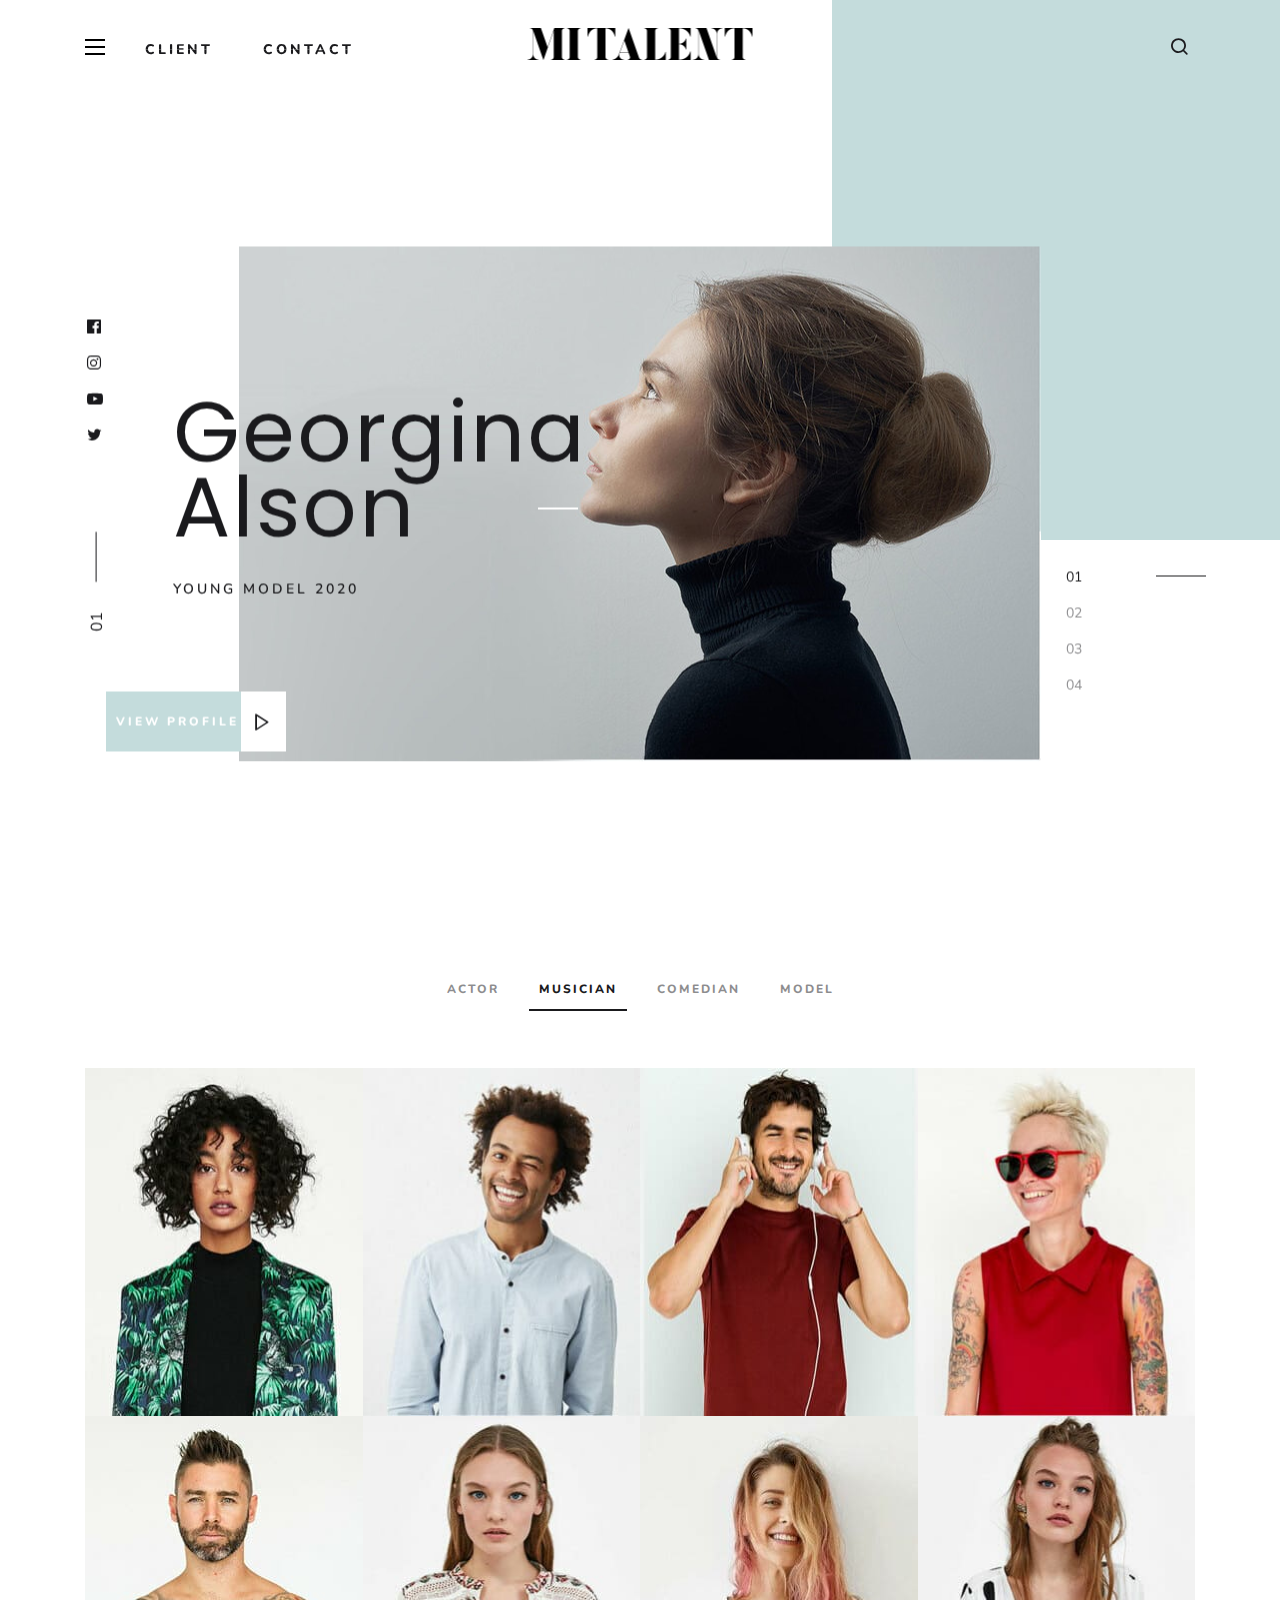
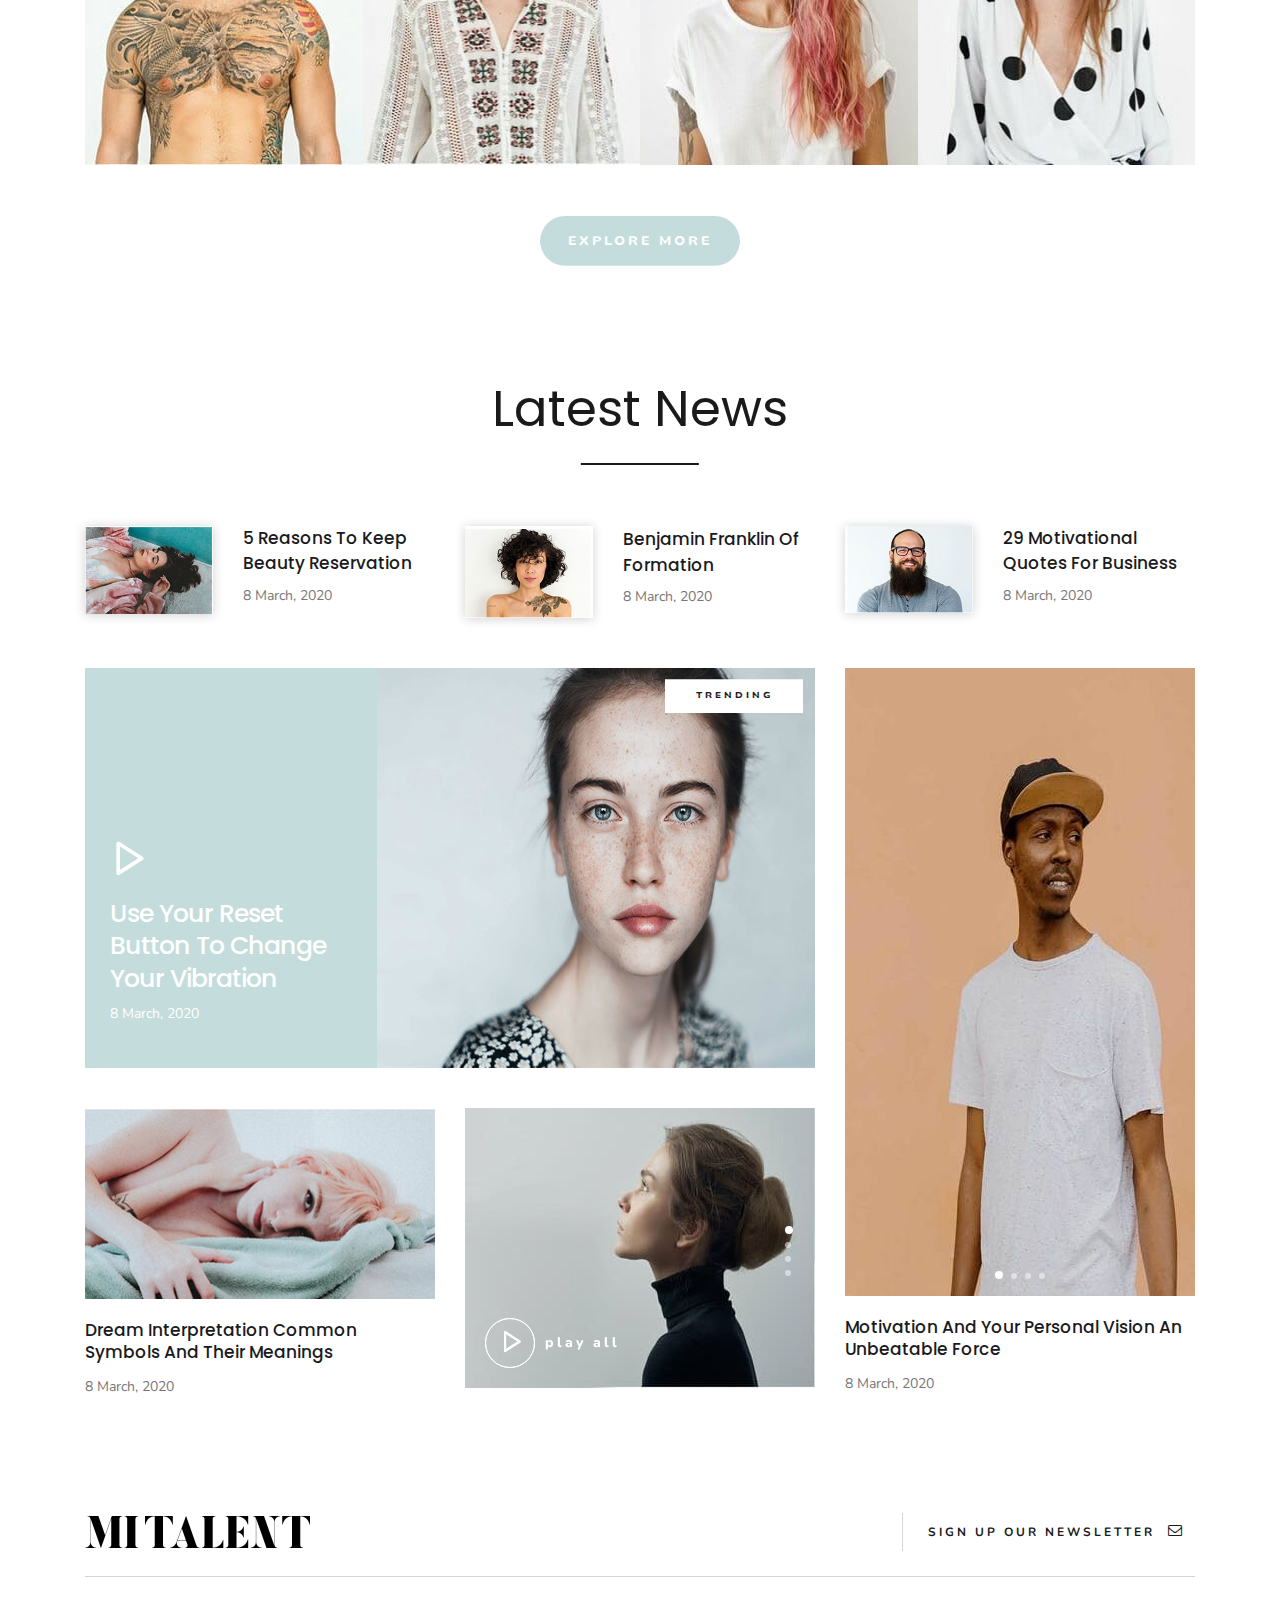
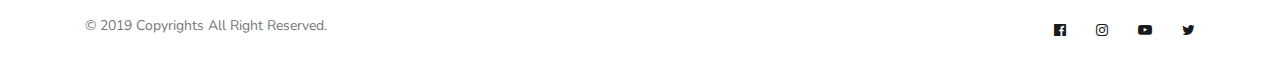
<file: index.html>
<!DOCTYPE html>
<html lang="en">
  <head>
    <meta charset="UTF-8">
    <meta name="viewport" content="width=device-width, initial-scale=1.0">
    <meta http-equiv="X-UA-Compatible" content="ie=edge">
    <meta name="description" content="FrontEnd developer : khaled mahmoud ">
    <title>MITALENT</title>
    <link rel="stylesheet" href="https://fonts.googleapis.com/css?family=Nunito:300,400,600,700,800,900|Poppins:300,400,500,700,800,900&amp;display=swap">
    <link rel="stylesheet" href="font/style.css">
    <link rel="stylesheet" href="css/main.css">
  </head>
  <body>
    <header class="ourHeader">
      <!--start navbar-->
      <nav class="fixed-top">
        <div class="container">
          <div class="nav-container">
            <div class="nav-box">
              <div class="toggle"><span class="one"></span><span class="two"></span><span class="three"></span></div>
              <ul class="list-one">
                <li><a href="client.html" data-text="Client">Client</a></li>
                <li><a href="contact.html" data-text="Contact">Contact</a></li>
              </ul>
            </div>
            <div class="logo-box"><img src="img/logo.png" alt="MITALENT logo"></div>
            <div class="search-box">
              <form>
                <button class="search"><i class="icon-search"></i></button>
                <input class="search-input" type="search" placeholder="SEARCH">
              </form>
            </div>
          </div>
        </div>
        <div class="list-two">
          <ul>
            <li><a href="index.html" data-text="home">Home</a></li>
            <li><a href="#" data-text="About">About</a></li>
            <li><a href="client.html" data-text="Client">Client</a></li>
            <li><a href="#" data-text="Contact">Contact</a></li>
            <li><a href="#" data-text="News">News</a></li>
            <li><a href="#" data-text="Profile">Profile</a></li>
            <li><a href="#" data-text="Blog">Blog</a></li>
          </ul>
        </div>
      </nav>
      <!--start header-->
      <div class="main-header">
        <div class="container">
          <div class="swiper-container container">
            <div class="swiper-wrapper">
              <div class="swiper-slide">
                <div class="slid-body">
                  <div class="img-box"><img src="img/home_header/h1.jpg" alt="slid img">
                    <div class="titel">
                      <h2>Georgina <span>Alson</span></h2>
                      <p>young model 2020</p>
                    </div>
                    <div class="btn-profile"><a href="#">View profile <span> <i class="icon-play"></i></span></a></div>
                  </div>
                  <div class="icon-box">
                    <ul>
                      <li><a href="#"><i class="icon-facebook-official"></i></a></li>
                      <li><a href="#"><i class="icon-instagram"></i></a></li>
                      <li><a href="#"><i class="icon-youtube-play"></i></a></li>
                      <li><a href="#"><i class="icon-twitter"></i></a></li>
                    </ul>
                  </div>
                  <div class="num-box">
                    <p>01</p>
                  </div>
                </div>
              </div>
              <div class="swiper-slide">
                <div class="slid-body">
                  <div class="img-box"><img src="img/home_header/h2.jpg" alt="slid img">
                    <div class="titel">
                      <h2>Georgina <span>Alson</span></h2>
                      <p>young model 2020</p>
                    </div>
                    <div class="btn-profile"><a href="#">View profile <span> <i class="icon-play"></i></span></a></div>
                  </div>
                  <div class="icon-box">
                    <ul>
                      <li><a href="#"><i class="icon-facebook-official"></i></a></li>
                      <li><a href="#"><i class="icon-instagram"></i></a></li>
                      <li><a href="#"><i class="icon-youtube-play"></i></a></li>
                      <li><a href="#"><i class="icon-twitter"></i></a></li>
                    </ul>
                  </div>
                  <div class="num-box">
                    <p>02</p>
                  </div>
                </div>
              </div>
              <div class="swiper-slide">
                <div class="slid-body">
                  <div class="img-box"><img src="img/home_header/h3.jpg" alt="slid img">
                    <div class="titel">
                      <h2>Georgina <span>Alson</span></h2>
                      <p>young model 2020</p>
                    </div>
                    <div class="btn-profile"><a href="#">View profile <span> <i class="icon-play"></i></span></a></div>
                  </div>
                  <div class="icon-box">
                    <ul>
                      <li><a href="#"><i class="icon-facebook-official"></i></a></li>
                      <li><a href="#"><i class="icon-instagram"></i></a></li>
                      <li><a href="#"><i class="icon-youtube-play"></i></a></li>
                      <li><a href="#"><i class="icon-twitter"></i></a></li>
                    </ul>
                  </div>
                  <div class="num-box">
                    <p>03</p>
                  </div>
                </div>
              </div>
              <div class="swiper-slide">
                <div class="slid-body">
                  <div class="img-box"><img src="img/home_header/h4.jpg" alt="slid img">
                    <div class="titel">
                      <h2>Georgina <span>Alson</span></h2>
                      <p>young model 2020</p>
                    </div>
                    <div class="btn-profile"><a href="#">View profile <span> <i class="icon-play"></i></span></a></div>
                  </div>
                  <div class="icon-box">
                    <ul>
                      <li><a href="#"><i class="icon-facebook-official"></i></a></li>
                      <li><a href="#"><i class="icon-instagram"></i></a></li>
                      <li><a href="#"><i class="icon-youtube-play"></i></a></li>
                      <li><a href="#"><i class="icon-twitter"></i></a></li>
                    </ul>
                  </div>
                  <div class="num-box">
                    <p>04</p>
                  </div>
                </div>
              </div>
            </div>
            <div class="swiper-pagination"></div>
          </div>
        </div>
      </div>
    </header>
    <!--start Actor section-->
    <section class="actor pdd">
      <div class="container">
        <div class="mix-list">
          <ul>
            <li data-filter=".ac">Actor</li>
            <li class="mixitup-control-active active" data-filter="all">Musician</li>
            <li data-filter=".co">Comedian</li>
            <li data-filter=".mo">Model</li>
          </ul>
        </div>
        <div class="mixitup-container-1">
          <div class="mycard mix mo ac"><img src="img/actor/small/a1.jpg" alt="Actor photo">
            <div class="overlay"><a data-fancybox="gallery" data-morphing data-type="image" href="img/actor/big/ab1.jpg">
                <div class="icon-box"><i class="icon-arrow-up-right"></i></div></a>
              <div class="titel-box">
                <h3>Keith Ruiz</h3>
                <p>Comedian</p>
              </div>
            </div>
          </div>
          <div class="mycard mix"><img src="img/actor/small/a2.jpg" alt="Actor photo">
            <div class="overlay"><a data-fancybox="gallery" data-morphing data-type="image" href="img/actor/big/ab2.jpg">
                <div class="icon-box"><i class="icon-arrow-up-right"></i></div></a>
              <div class="titel-box">
                <h3>Keith Ruiz</h3>
                <p>Comedian</p>
              </div>
            </div>
          </div>
          <div class="mycard mix mo ac"><img src="img/actor/small/a3.jpg" alt="Actor photo">
            <div class="overlay"><a data-fancybox="gallery" data-morphing data-type="image" href="img/actor/big/ab3.jpg">
                <div class="icon-box"><i class="icon-arrow-up-right"></i></div></a>
              <div class="titel-box">
                <h3>Keith Ruiz</h3>
                <p>Comedian</p>
              </div>
            </div>
          </div>
          <div class="mycard mix mo"><img src="img/actor/small/a4.jpg" alt="Actor photo">
            <div class="overlay"><a data-fancybox="gallery" data-morphing data-type="image" href="img/actor/big/ab4.jpg">
                <div class="icon-box"><i class="icon-arrow-up-right"></i></div></a>
              <div class="titel-box">
                <h3>Keith Ruiz</h3>
                <p>Comedian</p>
              </div>
            </div>
          </div>
          <div class="mycard mix co"><img src="img/actor/small/a5.jpg" alt="Actor photo">
            <div class="overlay"><a data-fancybox="gallery" data-morphing data-type="image" href="img/actor/big/ab5.jpg">
                <div class="icon-box"><i class="icon-arrow-up-right"></i></div></a>
              <div class="titel-box">
                <h3>Keith Ruiz</h3>
                <p>Comedian</p>
              </div>
            </div>
          </div>
          <div class="mycard mix"><img src="img/actor/small/a6.jpg" alt="Actor photo">
            <div class="overlay"><a data-fancybox="gallery" data-morphing data-type="image" href="img/actor/big/ab6.jpg">
                <div class="icon-box"><i class="icon-arrow-up-right"></i></div></a>
              <div class="titel-box">
                <h3>Keith Ruiz</h3>
                <p>Comedian</p>
              </div>
            </div>
          </div>
          <div class="mycard mix"><img src="img/actor/small/a7.jpg" alt="Actor photo">
            <div class="overlay"><a data-fancybox="gallery" data-morphing data-type="image" href="img/actor/big/ab7.jpg">
                <div class="icon-box"><i class="icon-arrow-up-right"></i></div></a>
              <div class="titel-box">
                <h3>Keith Ruiz</h3>
                <p>Comedian</p>
              </div>
            </div>
          </div>
          <div class="mycard mix co"><img src="img/actor/small/a8.jpg" alt="Actor photo">
            <div class="overlay"><a data-fancybox="gallery" data-morphing data-type="image" href="img/actor/big/ab8.jpg">
                <div class="icon-box"><i class="icon-arrow-up-right"></i></div></a>
              <div class="titel-box">
                <h3>Keith Ruiz</h3>
                <p>Comedian</p>
              </div>
            </div>
          </div>
        </div>
        <div class="mixitup-container-2 mix2">
          <div class="d-flex justify-content-center">
            <div class="mycard mix mo ac"><img src="img/actor/small/a9.jpg" alt="Actor photo">
              <div class="overlay"><a data-fancybox="gallery" data-morphing data-type="image" href="img/actor/big/ab9.jpg">
                  <div class="icon-box"><i class="icon-arrow-up-right"></i></div></a>
                <div class="titel-box">
                  <h3>Keith Ruiz</h3>
                  <p>Comedian</p>
                </div>
              </div>
            </div>
            <div class="mycard mix mo ac"><img src="img/actor/small/a10.jpg" alt="Actor photo">
              <div class="overlay"><a data-fancybox="gallery" data-morphing data-type="image" href="img/actor/big/ab10.jpg">
                  <div class="icon-box"><i class="icon-arrow-up-right"></i></div></a>
                <div class="titel-box">
                  <h3>Keith Ruiz</h3>
                  <p>Comedian</p>
                </div>
              </div>
            </div>
            <div class="mycard mix co mo"><img src="img/actor/small/a11.jpg" alt="Actor photo">
              <div class="overlay"><a data-fancybox="gallery" data-morphing data-type="image" href="img/actor/big/ab11.jpg">
                  <div class="icon-box"><i class="icon-arrow-up-right"></i></div></a>
                <div class="titel-box">
                  <h3>Keith Ruiz</h3>
                  <p>Comedian</p>
                </div>
              </div>
            </div>
            <div class="mycard mix co"><img src="img/actor/small/a12.jpg" alt="Actor photo">
              <div class="overlay"><a data-fancybox="gallery" data-morphing data-type="image" href="img/actor/big/ab12.jpg">
                  <div class="icon-box"><i class="icon-arrow-up-right"></i></div></a>
                <div class="titel-box">
                  <h3>Keith Ruiz</h3>
                  <p>Comedian</p>
                </div>
              </div>
            </div>
          </div>
        </div><a class="main-btn" href="#" data-text="explore more">explore more</a>
      </div>
    </section>
    <!--latestNews-->
    <section class="latestNews pdd">
      <div class="container">
        <div class="main-titel">
          <h2>Latest News</h2>
        </div>
        <div class="row">
          <div class="col-lg-4">
            <div class="topCard">
              <div class="row">
                <div class="col-lg-5 col-md-4 col-4 img-box"><img src="img/news/ns1.jpg" alt="Actor photo"></div>
                <div class="col-lg-7 col-md-8 col-8 text-box">
                  <h4>5 Reasons To Keep Beauty Reservation</h4>
                  <P>8 March, 2020</P>
                </div>
              </div>
            </div>
          </div>
          <div class="col-lg-4">
            <div class="topCard">
              <div class="row">
                <div class="col-lg-5 col-md-4 col-4 img-box"><img src="img/news/ns2.jpg" alt="Actor photo"></div>
                <div class="col-lg-7 col-md-8 col-8 text-box">
                  <h4>Benjamin Franklin Of Formation</h4>
                  <P>8 March, 2020</P>
                </div>
              </div>
            </div>
          </div>
          <div class="col-lg-4">
            <div class="topCard">
              <div class="row">
                <div class="col-lg-5 col-md-4 col-4 img-box"><img src="img/news/ns3.jpg" alt="Actor photo"></div>
                <div class="col-lg-7 col-md-8 col-8 text-box">
                  <h4>29 Motivational Quotes For Business</h4>
                  <P>8 March, 2020</P>
                </div>
              </div>
            </div>
          </div>
        </div>
        <div class="row">
          <div class="col-lg-8 col-12">
            <div class="row">
              <div class="col-12">
                <div class="news-trending">
                  <div class="img-box"><img src="img/news/n4.jpg" alt="news img"></div>
                  <div class="contint"><i class="icon-play"></i>
                    <h3>Use Your Reset Button To Change Your Vibration</h3>
                    <p>8 March, 2020</p>
                  </div>
                  <div class="news-btn"><a class="btn-white" href="#" data-text="trending">trending</a></div>
                </div>
              </div>
              <div class="col-sm-6 col-12">
                <div class="news-Dream"><img src="img/news/n5.jpg" alt="news img">
                  <div class="contint">
                    <h3>Dream Interpretation Common Symbols And Their Meanings</h3>
                    <p>8 March, 2020</p>
                  </div>
                </div>
              </div>
              <div class="col-sm-6 col-12">
                <div class="news-play">
                  <div class="swiper-container">
                    <div class="swiper-wrapper">
                      <div class="swiper-slide"><img src="img/news/n6.jpg" alt="news img">
                        <div class="contint"><i class="icon-play"></i>
                          <p>play all</p>
                        </div>
                      </div>
                      <div class="swiper-slide"><img src="img/news/n7.jpg" alt="news img">
                        <div class="contint"><i class="icon-play"></i>
                          <p>play all</p>
                        </div>
                      </div>
                      <div class="swiper-slide"><img src="img/news/n8.jpg" alt="news img">
                        <div class="contint"><i class="icon-play"></i>
                          <p>play all</p>
                        </div>
                      </div>
                      <div class="swiper-slide"><img src="img/news/n9.jpg" alt="news img">
                        <div class="contint"><i class="icon-play"></i>
                          <p>play all</p>
                        </div>
                      </div>
                    </div>
                    <div class="swiper-pagination"></div>
                  </div>
                </div>
              </div>
            </div>
          </div>
          <div class="col-md-4">
            <div class="news-motivation">
              <div class="swiper-container">
                <div class="swiper-wrapper">
                  <div class="swiper-slide"><img src="img/news/n10.jpg" alt="news img"></div>
                  <div class="swiper-slide"><img src="img/news/n11.jpg" alt="news img"></div>
                  <div class="swiper-slide"><img src="img/news/n10.jpg" alt="news img"></div>
                  <div class="swiper-slide"><img src="img/news/n11.jpg" alt="news img"></div>
                </div>
                <div class="swiper-pagination"></div>
              </div>
              <div class="contint">
                <h3>Motivation And Your Personal Vision An Unbeatable Force</h3>
                <p>8 March, 2020</p>
              </div>
            </div>
          </div>
        </div>
      </div>
    </section>
    <!--start footer-->
    <footer>
      <div class="container">
        <div class="footer-contint">
          <div class="top">
            <div class="logo-box"><img src="img/logo.png" alt="logo"></div>
            <div class="sign-box"><a href="#">sign up our newsletter<i class="icon-envelope-o"></i></a></div>
          </div>
          <div class="bottom">
            <p>&copy; 2019 Copyrights All Right Reserved.</p>
            <ul>
              <li><a href="#"><i class="icon-facebook-official"></i></a></li>
              <li><a href="#"><i class="icon-instagram"></i></a></li>
              <li><a href="#"><i class="icon-youtube-play">   </i></a></li>
              <li><a href="#"><i class="icon-twitter"></i></a></li>
            </ul>
          </div>
        </div>
      </div>
    </footer>
    <!--scripts-->
    <script src="js/jquery.min.js"></script>
    <script src="js/bootstrap.bundle.min.js"></script>
    <script src="js/swiper.min.js"></script>
    <script src="js/mixitup.js"></script>
    <script src="js/jquery.fancybox.min.js"></script>
    <script src="js/main.js"></script>
    <script src="http://localhost:35729/livereload.js"></script>
  </body>
</html>
</file>
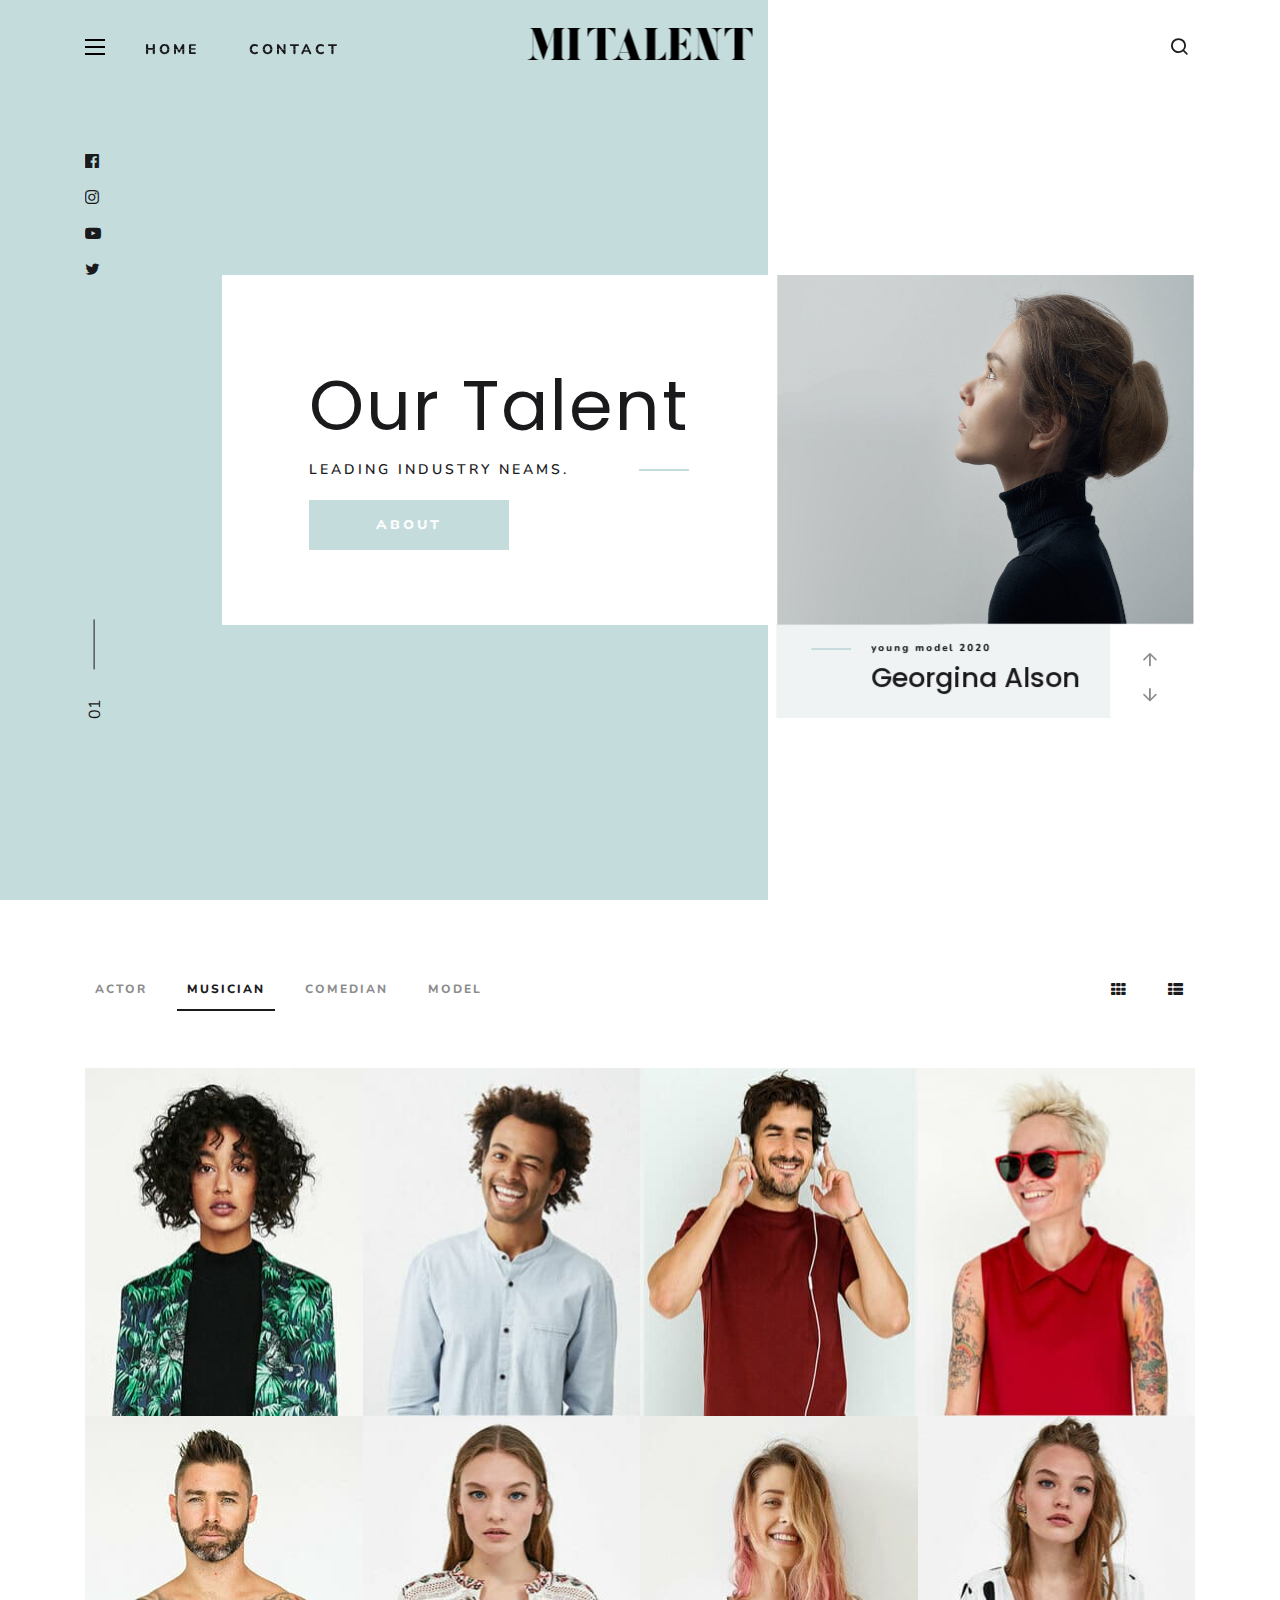
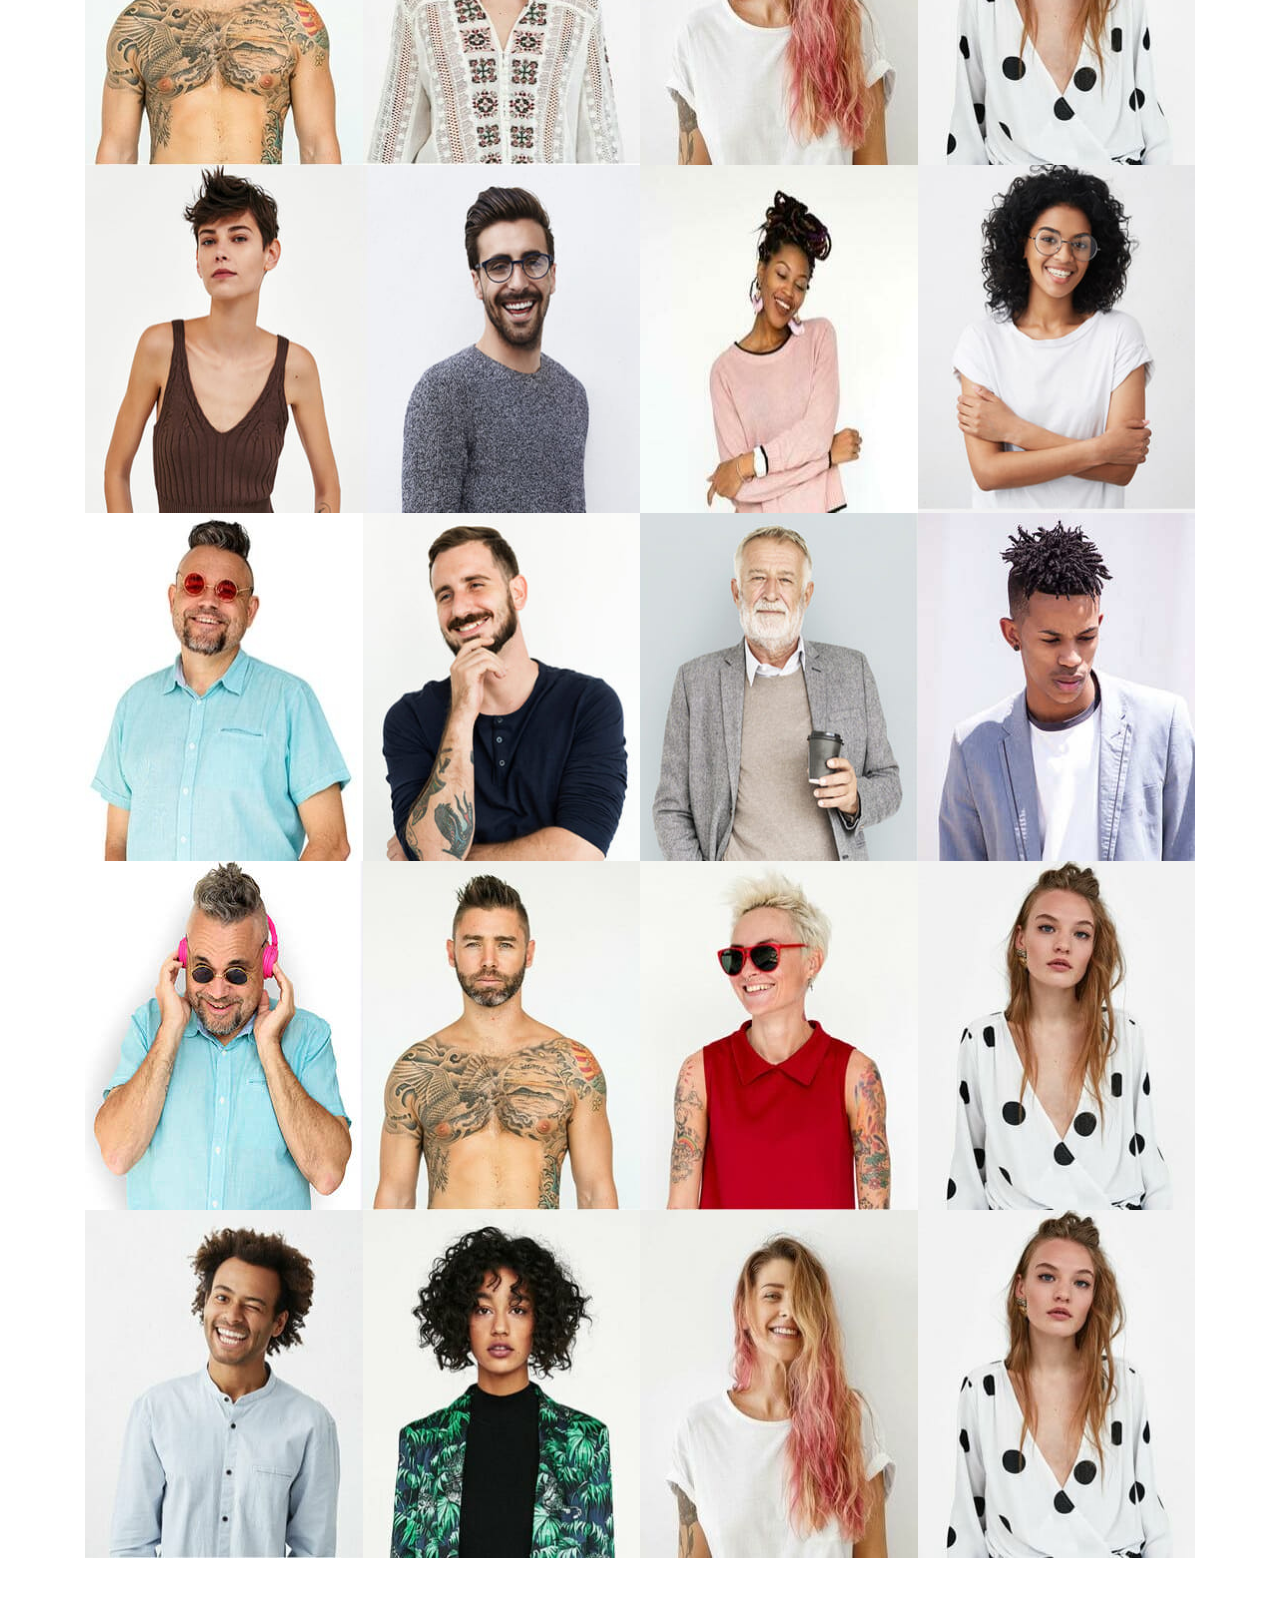
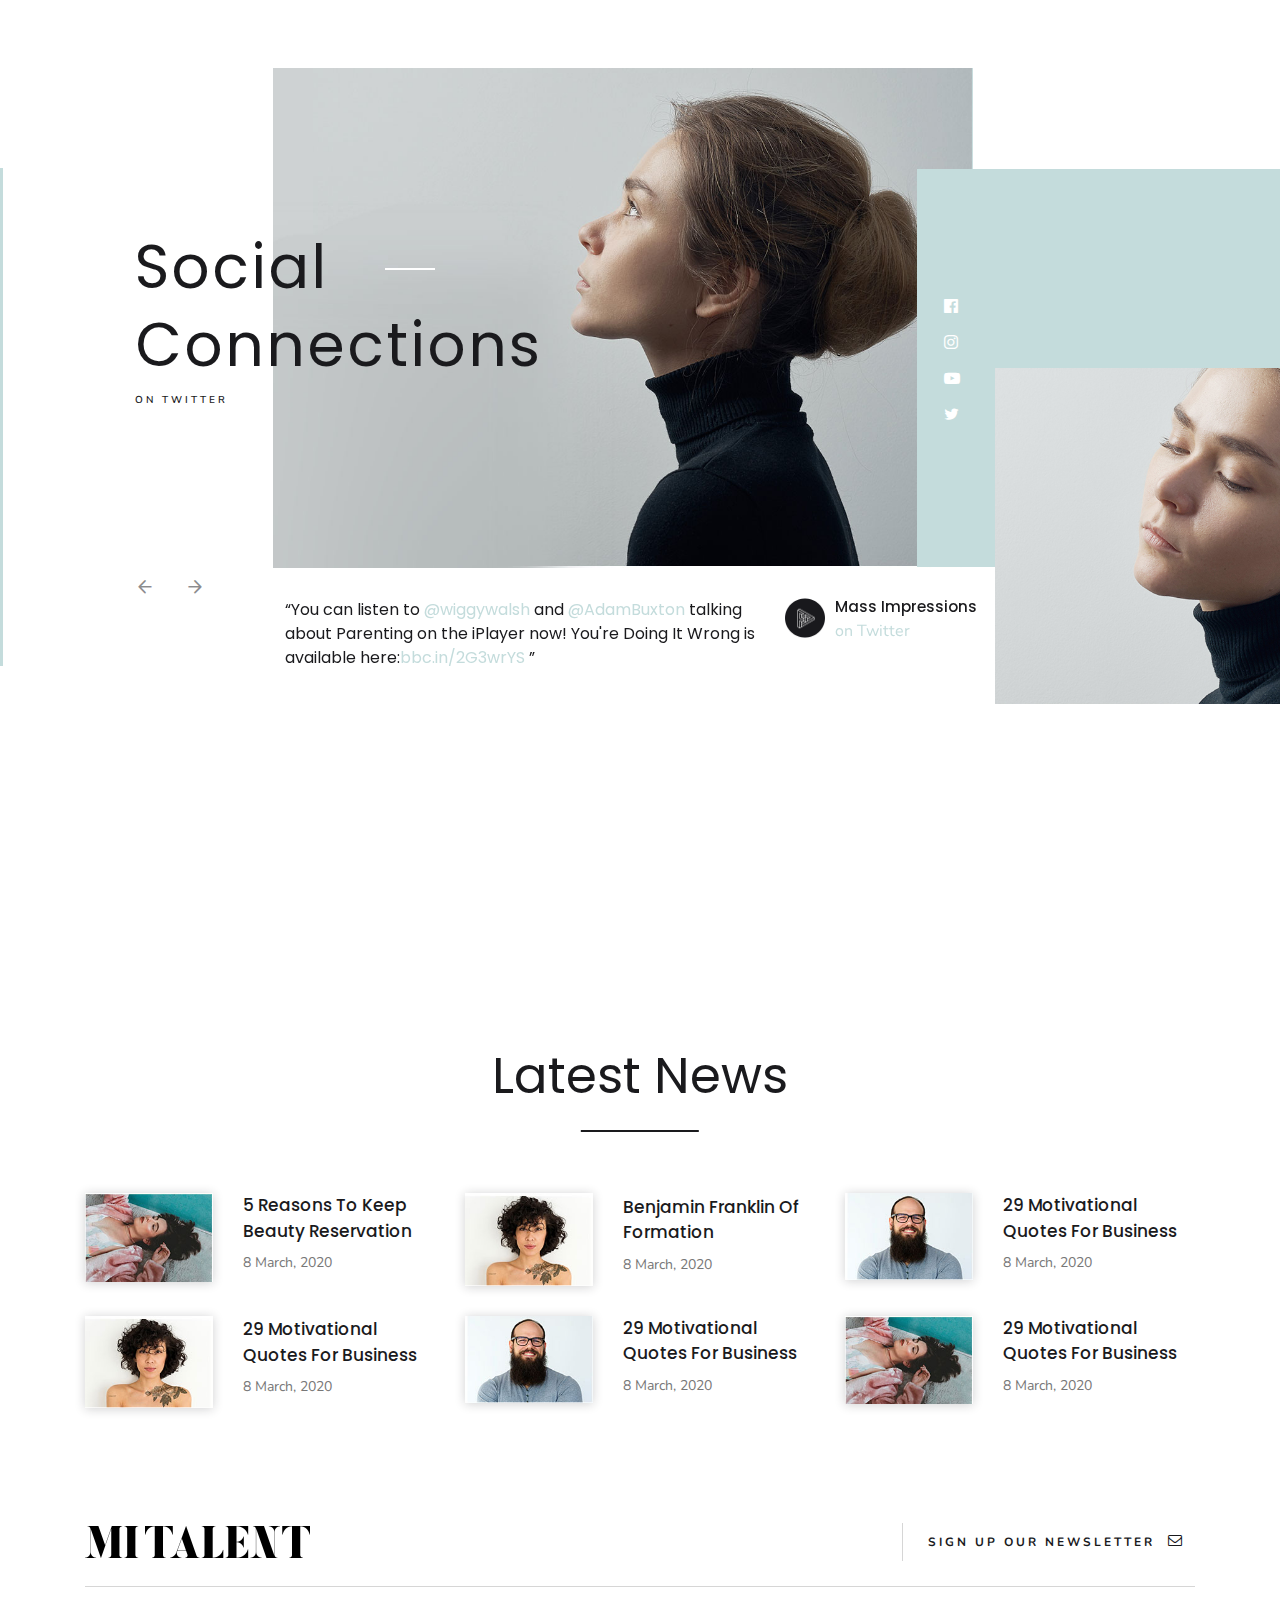
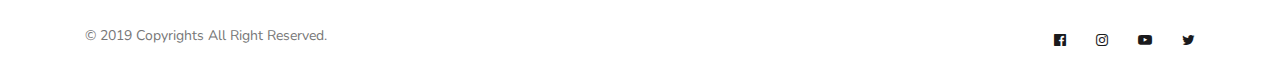
<file: client.html>
<!DOCTYPE html>
<html lang="en">
  <head>
    <meta charset="UTF-8">
    <meta name="viewport" content="width=device-width, initial-scale=1.0">
    <meta http-equiv="X-UA-Compatible" content="ie=edge">
    <meta name="description" content="FrontEnd developer : khaled mahmoud ">
    <title>Client</title>
    <link rel="stylesheet" href="https://fonts.googleapis.com/css?family=Nunito:300,400,600,700,800,900|Poppins:300,400,500,700,800,900&amp;display=swap">
    <link rel="stylesheet" href="font/style.css">
    <link rel="stylesheet" href="css/main.css">
  </head>
  <body>
    <header class="sacndHeader">
      <!--start navbar-->
      <nav class="fixed-top">
        <div class="container">
          <div class="nav-container">
            <div class="nav-box">
              <div class="toggle"><span class="one"></span><span class="two"></span><span class="three"></span></div>
              <ul class="list-one">
                <li><a href="index.html" data-text="home">home</a></li>
                <li><a href="contact.html" data-text="Contact">Contact</a></li>
              </ul>
            </div>
            <div class="logo-box"><img src="img/logo.png" alt="MITALENT logo"></div>
            <div class="search-box">
              <form>
                <button class="search"><i class="icon-search"></i></button>
                <input class="search-input" type="search" placeholder="SEARCH CLIENT">
              </form>
            </div>
          </div>
        </div>
        <div class="list-two">
          <ul>
            <li><a href="index.html" data-text="home">Home</a></li>
            <li><a href="#" data-text="About">About</a></li>
            <li><a href="client.html" data-text="Client">Client</a></li>
            <li><a href="contact.html" data-text="Contact">Contact</a></li>
            <li><a href="#" data-text="News">News</a></li>
            <li><a href="#" data-text="Profile">Profile</a></li>
            <li><a href="#" data-text="Blog">Blog</a></li>
          </ul>
        </div>
      </nav>
      <!--start header-->
      <div class="client-header">
        <div class="container">
          <div class="talent-container">
            <div class="icon-box">
              <ul>
                <li><a href="#"><i class="icon-facebook-official"></i></a></li>
                <li><a href="#"><i class="icon-instagram"></i></a></li>
                <li><a href="#"><i class="icon-youtube-play"></i></a></li>
                <li><a href="#"><i class="icon-twitter"></i></a></li>
              </ul>
            </div>
            <div class="num-box">
              <p>01</p>
            </div>
            <div class="slider-body">
              <div class="left">
                <div class="titel">
                  <h2>Our Talent</h2>
                  <p>leading industry neams.</p><a class="main-btn" href="#" data-text="About">About</a>
                </div>
              </div>
              <div class="right">
                <div class="swiper-container">
                  <div class="swiper-wrapper">
                    <div class="swiper-slide">
                      <div class="slid-body">
                        <div class="img-box"><img src="img/home_header/h1.jpg" alt="slid img">
                          <div class="titel">
                            <div class="caption">
                              <p>young model 2020  </p>
                              <h2>Georgina Alson</h2>
                            </div>
                          </div>
                        </div>
                      </div>
                    </div>
                    <div class="swiper-slide">
                      <div class="slid-body">
                        <div class="img-box"><img src="img/home_header/h2.jpg" alt="slid img">
                          <div class="titel">
                            <div class="caption">
                              <p>young model 2020  </p>
                              <h2>Georgina Alson</h2>
                            </div>
                          </div>
                        </div>
                      </div>
                    </div>
                    <div class="swiper-slide">
                      <div class="slid-body">
                        <div class="img-box"><img src="img/home_header/h3.jpg" alt="slid img">
                          <div class="titel">
                            <div class="caption">
                              <p>young model 2020  </p>
                              <h2>Georgina Alson</h2>
                            </div>
                          </div>
                        </div>
                      </div>
                    </div>
                    <div class="swiper-slide">
                      <div class="slid-body">
                        <div class="img-box"><img src="img/home_header/h4.jpg" alt="slid img">
                          <div class="titel">
                            <div class="caption">
                              <p>young model 2020 </p>
                              <h2>Georgina Alson</h2>
                            </div>
                          </div>
                        </div>
                      </div>
                    </div>
                  </div>
                  <div class="swiper-button-next icon-arrow-up"></div>
                  <div class="swiper-button-prev icon-arrow-down"></div>
                </div>
              </div>
            </div>
          </div>
        </div>
      </div>
    </header>
    <!--start Actor section-->
    <section class="client-actor pdd">
      <div class="container">
        <div class="mix-list">
          <ul class="our-list">
            <li data-filter=".ac">Actor</li>
            <li class="mixitup-control-active active" data-filter="all">Musician</li>
            <li data-filter=".co">Comedian</li>
            <li data-filter=".mo">Model</li>
          </ul>
          <ul class="icon-list">
            <li> <i class="icon-th"></i></li>
            <li><i class="icon-th-list"></i></li>
          </ul>
        </div>
        <div class="mixitup-container-1">
          <div class="mycard mix mo ac"><img src="img/actor/small/a1.jpg" alt="Actor photo">
            <div class="overlay"><a data-fancybox="gallery" data-morphing data-type="image" href="img/actor/big/ab1.jpg">
                <div class="icon-box"><i class="icon-arrow-up-right"></i></div></a>
              <div class="titel-box">
                <h3>Keith Ruiz</h3>
                <p>Comedian</p>
              </div>
            </div>
          </div>
          <div class="mycard mix"><img src="img/actor/small/a2.jpg" alt="Actor photo">
            <div class="overlay"><a data-fancybox="gallery" data-morphing data-type="image" href="img/actor/big/ab2.jpg">
                <div class="icon-box"><i class="icon-arrow-up-right"></i></div></a>
              <div class="titel-box">
                <h3>Keith Ruiz</h3>
                <p>Comedian</p>
              </div>
            </div>
          </div>
          <div class="mycard mix mo ac"><img src="img/actor/small/a3.jpg" alt="Actor photo">
            <div class="overlay"><a data-fancybox="gallery" data-morphing data-type="image" href="img/actor/big/ab3.jpg">
                <div class="icon-box"><i class="icon-arrow-up-right"></i></div></a>
              <div class="titel-box">
                <h3>Keith Ruiz</h3>
                <p>Comedian</p>
              </div>
            </div>
          </div>
          <div class="mycard mix mo"><img src="img/actor/small/a4.jpg" alt="Actor photo">
            <div class="overlay"><a data-fancybox="gallery" data-morphing data-type="image" href="img/actor/big/ab4.jpg">
                <div class="icon-box"><i class="icon-arrow-up-right"></i></div></a>
              <div class="titel-box">
                <h3>Keith Ruiz</h3>
                <p>Comedian</p>
              </div>
            </div>
          </div>
          <div class="mycard mix co"><img src="img/actor/small/a5.jpg" alt="Actor photo">
            <div class="overlay"><a data-fancybox="gallery" data-morphing data-type="image" href="img/actor/big/ab5.jpg">
                <div class="icon-box"><i class="icon-arrow-up-right"></i></div></a>
              <div class="titel-box">
                <h3>Keith Ruiz</h3>
                <p>Comedian</p>
              </div>
            </div>
          </div>
          <div class="mycard mix"><img src="img/actor/small/a6.jpg" alt="Actor photo">
            <div class="overlay"><a data-fancybox="gallery" data-morphing data-type="image" href="img/actor/big/ab6.jpg">
                <div class="icon-box"><i class="icon-arrow-up-right"></i></div></a>
              <div class="titel-box">
                <h3>Keith Ruiz</h3>
                <p>Comedian</p>
              </div>
            </div>
          </div>
          <div class="mycard mix"><img src="img/actor/small/a7.jpg" alt="Actor photo">
            <div class="overlay"><a data-fancybox="gallery" data-morphing data-type="image" href="img/actor/big/ab7.jpg">
                <div class="icon-box"><i class="icon-arrow-up-right"></i></div></a>
              <div class="titel-box">
                <h3>Keith Ruiz</h3>
                <p>Comedian</p>
              </div>
            </div>
          </div>
          <div class="mycard mix co"><img src="img/actor/small/a8.jpg" alt="Actor photo">
            <div class="overlay"><a data-fancybox="gallery" data-morphing data-type="image" href="img/actor/big/ab8.jpg">
                <div class="icon-box"><i class="icon-arrow-up-right"></i></div></a>
              <div class="titel-box">
                <h3>Keith Ruiz</h3>
                <p>Comedian</p>
              </div>
            </div>
          </div>
          <div class="mycard mix mo ac"><img src="img/actor/small/a9.jpg" alt="Actor photo">
            <div class="overlay"><a data-fancybox="gallery" data-morphing data-type="image" href="img/actor/big/ab9.jpg">
                <div class="icon-box"><i class="icon-arrow-up-right"></i></div></a>
              <div class="titel-box">
                <h3>Keith Ruiz</h3>
                <p>Comedian</p>
              </div>
            </div>
          </div>
          <div class="mycard mix"><img src="img/actor/small/a10.jpg" alt="Actor photo">
            <div class="overlay"><a data-fancybox="gallery" data-morphing data-type="image" href="img/actor/big/ab10.jpg">
                <div class="icon-box"><i class="icon-arrow-up-right"></i></div></a>
              <div class="titel-box">
                <h3>Keith Ruiz</h3>
                <p>Comedian</p>
              </div>
            </div>
          </div>
          <div class="mycard mix mo ac"><img src="img/actor/small/a11.jpg" alt="Actor photo">
            <div class="overlay"><a data-fancybox="gallery" data-morphing data-type="image" href="img/actor/big/ab11.jpg">
                <div class="icon-box"><i class="icon-arrow-up-right"></i></div></a>
              <div class="titel-box">
                <h3>Keith Ruiz</h3>
                <p>Comedian</p>
              </div>
            </div>
          </div>
          <div class="mycard mix mo"><img src="img/actor/small/a12.jpg" alt="Actor photo">
            <div class="overlay"><a data-fancybox="gallery" data-morphing data-type="image" href="img/actor/big/ab12.jpg">
                <div class="icon-box"><i class="icon-arrow-up-right"></i></div></a>
              <div class="titel-box">
                <h3>Keith Ruiz</h3>
                <p>Comedian</p>
              </div>
            </div>
          </div>
          <div class="mycard mix co"><img src="img/actor/small/a13.jpg" alt="Actor photo">
            <div class="overlay"><a data-fancybox="gallery" data-morphing data-type="image" href="img/actor/big/ab13.jpg">
                <div class="icon-box"><i class="icon-arrow-up-right"></i></div></a>
              <div class="titel-box">
                <h3>Keith Ruiz</h3>
                <p>Comedian</p>
              </div>
            </div>
          </div>
          <div class="mycard mix"><img src="img/actor/small/a14.jpg" alt="Actor photo">
            <div class="overlay"><a data-fancybox="gallery" data-morphing data-type="image" href="img/actor/big/ab14.jpg">
                <div class="icon-box"><i class="icon-arrow-up-right"></i></div></a>
              <div class="titel-box">
                <h3>Keith Ruiz</h3>
                <p>Comedian</p>
              </div>
            </div>
          </div>
          <div class="mycard mix"><img src="img/actor/small/a15.jpg" alt="Actor photo">
            <div class="overlay"><a data-fancybox="gallery" data-morphing data-type="image" href="img/actor/big/ab15.jpg">
                <div class="icon-box"><i class="icon-arrow-up-right"></i></div></a>
              <div class="titel-box">
                <h3>Keith Ruiz</h3>
                <p>Comedian</p>
              </div>
            </div>
          </div>
          <div class="mycard mix co"><img src="img/actor/small/a16.jpg" alt="Actor photo">
            <div class="overlay"><a data-fancybox="gallery" data-morphing data-type="image" href="img/actor/big/ab16.jpg">
                <div class="icon-box"><i class="icon-arrow-up-right"></i></div></a>
              <div class="titel-box">
                <h3>Keith Ruiz</h3>
                <p>Comedian</p>
              </div>
            </div>
          </div>
          <div class="mycard mix mo ac"><img src="img/actor/small/a17.jpg" alt="Actor photo">
            <div class="overlay"><a data-fancybox="gallery" data-morphing data-type="image" href="img/actor/big/ab17.jpg">
                <div class="icon-box"><i class="icon-arrow-up-right"></i></div></a>
              <div class="titel-box">
                <h3>Keith Ruiz</h3>
                <p>Comedian</p>
              </div>
            </div>
          </div>
          <div class="mycard mix"><img src="img/actor/small/a5.jpg" alt="Actor photo">
            <div class="overlay"><a data-fancybox="gallery" data-morphing data-type="image" href="img/actor/big/ab5.jpg">
                <div class="icon-box"><i class="icon-arrow-up-right"></i></div></a>
              <div class="titel-box">
                <h3>Keith Ruiz</h3>
                <p>Comedian</p>
              </div>
            </div>
          </div>
          <div class="mycard mix mo ac"><img src="img/actor/small/a4.jpg" alt="Actor photo">
            <div class="overlay"><a data-fancybox="gallery" data-morphing data-type="image" href="img/actor/big/ab4.jpg">
                <div class="icon-box"><i class="icon-arrow-up-right"></i></div></a>
              <div class="titel-box">
                <h3>Keith Ruiz</h3>
                <p>Comedian</p>
              </div>
            </div>
          </div>
          <div class="mycard mix mo"><img src="img/actor/small/a8.jpg" alt="Actor photo">
            <div class="overlay"><a data-fancybox="gallery" data-morphing data-type="image" href="img/actor/big/ab8.jpg">
                <div class="icon-box"><i class="icon-arrow-up-right"></i></div></a>
              <div class="titel-box">
                <h3>Keith Ruiz</h3>
                <p>Comedian</p>
              </div>
            </div>
          </div>
          <div class="mycard mix co"><img src="img/actor/small/a2.jpg" alt="Actor photo">
            <div class="overlay"><a data-fancybox="gallery" data-morphing data-type="image" href="img/actor/big/ab2.jpg">
                <div class="icon-box"><i class="icon-arrow-up-right"></i></div></a>
              <div class="titel-box">
                <h3>Keith Ruiz</h3>
                <p>Comedian</p>
              </div>
            </div>
          </div>
          <div class="mycard mix"><img src="img/actor/small/a1.jpg" alt="Actor photo">
            <div class="overlay"><a data-fancybox="gallery" data-morphing data-type="image" href="img/actor/big/ab1.jpg">
                <div class="icon-box"><i class="icon-arrow-up-right"></i></div></a>
              <div class="titel-box">
                <h3>Keith Ruiz</h3>
                <p>Comedian</p>
              </div>
            </div>
          </div>
          <div class="mycard mix"><img src="img/actor/small/a7.jpg" alt="Actor photo">
            <div class="overlay"><a data-fancybox="gallery" data-morphing data-type="image" href="img/actor/big/ab7.jpg">
                <div class="icon-box"><i class="icon-arrow-up-right"></i></div></a>
              <div class="titel-box">
                <h3>Keith Ruiz</h3>
                <p>Comedian</p>
              </div>
            </div>
          </div>
          <div class="mycard mix co"><img src="img/actor/small/a8.jpg" alt="Actor photo">
            <div class="overlay"><a data-fancybox="gallery" data-morphing data-type="image" href="img/actor/big/ab8.jpg">
                <div class="icon-box"><i class="icon-arrow-up-right"></i></div></a>
              <div class="titel-box">
                <h3>Keith Ruiz</h3>
                <p>Comedian</p>
              </div>
            </div>
          </div>
        </div>
      </div>
    </section>
    <!--Social-->
    <section class="social pdd">
      <div class="container">
        <div class="social-box">
          <div class="bac-img"><img src="img/social/s1.jpg" alt="img"></div>
          <div class="icon-box">
            <ul>
              <li><a href="#"><i class="icon-facebook-official"></i></a></li>
              <li><a href="#"><i class="icon-instagram"></i></a></li>
              <li><a href="#"><i class="icon-youtube-play"></i></a></li>
              <li><a href="#"><i class="icon-twitter"></i></a></li>
            </ul>
          </div>
          <div class="titel">
            <h2>Social<span>Connections</span></h2>
            <p>on twitter</p>
          </div>
          <div class="sup-img"><img src="img/social/s2.jpg" alt="img"></div>
          <div class="slide">
            <div class="swiper-container">
              <div class="swiper-wrapper">
                <div class="swiper-slide">
                  <div class="slid-body">
                    <div class="caption">
                      <div class="par-box">
                        <q>You can listen to <span>@wiggywalsh  </span>and <span>@AdamBuxton </span>talking about Parenting on the iPlayer now! You're Doing It Wrong is available here:<span>bbc.in/2G3wrYS </span></q>
                      </div>
                      <div class="img-box"><img src="img/social/s3.png" alt="img">
                        <div class="img-titel">
                          <h3>Mass Impressions</h3>
                          <p>on Twitter</p>
                        </div>
                      </div>
                    </div>
                  </div>
                </div>
                <div class="swiper-slide">
                  <div class="slid-body">
                    <div class="caption">
                      <div class="par-box">
                        <q>You can listen to <span>@wiggywalsh  </span>and <span>@AdamBuxton </span>talking about Parenting on the iPlayer now! You're Doing It Wrong is available here:<span>bbc.in/2G3wrYS </span></q>
                      </div>
                      <div class="img-box"><img src="img/social/s3.png" alt="img">
                        <div class="img-titel">
                          <h3>Mass Impressions</h3>
                          <p>on Twitter</p>
                        </div>
                      </div>
                    </div>
                  </div>
                </div>
              </div>
            </div>
            <div class="swiper-button-next icon-arrow-left"></div>
            <div class="swiper-button-prev icon-arrow-right"></div>
          </div>
        </div>
      </div>
    </section>
    <!--latestNews-->
    <section class="latestNews pdd">
      <div class="container">
        <div class="main-titel">
          <h2>Latest News</h2>
        </div>
        <div class="row">
          <div class="col-lg-4">
            <div class="topCard">
              <div class="row">
                <div class="col-lg-5 col-md-4 col-4 img-box"><img src="img/news/ns1.jpg" alt="Actor photo">
                  <div class="overlay"><i class="icon-play"></i></div>
                </div>
                <div class="col-lg-7 col-md-8 col-8 text-box">
                  <h4>5 Reasons To Keep Beauty Reservation</h4>
                  <P>8 March, 2020</P>
                </div>
              </div>
            </div>
          </div>
          <div class="col-lg-4">
            <div class="topCard">
              <div class="row">
                <div class="col-lg-5 col-md-4 col-4 img-box"><img src="img/news/ns2.jpg" alt="Actor photo">
                  <div class="overlay"><i class="icon-play"></i></div>
                </div>
                <div class="col-lg-7 col-md-8 col-8 text-box">
                  <h4>Benjamin Franklin Of Formation</h4>
                  <P>8 March, 2020</P>
                </div>
              </div>
            </div>
          </div>
          <div class="col-lg-4">
            <div class="topCard">
              <div class="row">
                <div class="col-lg-5 col-md-4 col-4 img-box"><img src="img/news/ns3.jpg" alt="Actor photo">
                  <div class="overlay"><i class="icon-play"></i></div>
                </div>
                <div class="col-lg-7 col-md-8 col-8 text-box">
                  <h4>29 Motivational Quotes For Business</h4>
                  <P>8 March, 2020</P>
                </div>
              </div>
            </div>
          </div>
          <div class="col-lg-4">
            <div class="topCard">
              <div class="row">
                <div class="col-lg-5 col-md-4 col-4 img-box"><img src="img/news/ns2.jpg" alt="Actor photo">
                  <div class="overlay"><i class="icon-play"></i></div>
                </div>
                <div class="col-lg-7 col-md-8 col-8 text-box">
                  <h4>29 Motivational Quotes For Business</h4>
                  <P>8 March, 2020</P>
                </div>
              </div>
            </div>
          </div>
          <div class="col-lg-4">
            <div class="topCard">
              <div class="row">
                <div class="col-lg-5 col-md-4 col-4 img-box"><img src="img/news/ns3.jpg" alt="Actor photo">
                  <div class="overlay"><i class="icon-play"></i></div>
                </div>
                <div class="col-lg-7 col-md-8 col-8 text-box">
                  <h4>29 Motivational Quotes For Business</h4>
                  <P>8 March, 2020</P>
                </div>
              </div>
            </div>
          </div>
          <div class="col-lg-4">
            <div class="topCard">
              <div class="row">
                <div class="col-lg-5 col-md-4 col-4 img-box"><img src="img/news/ns1.jpg" alt="Actor photo">
                  <div class="overlay"><i class="icon-play"></i></div>
                </div>
                <div class="col-lg-7 col-md-8 col-8 text-box">
                  <h4>29 Motivational Quotes For Business</h4>
                  <P>8 March, 2020</P>
                </div>
              </div>
            </div>
          </div>
        </div>
      </div>
    </section>
    <!--start footer-->
    <footer>
      <div class="container">
        <div class="footer-contint">
          <div class="top">
            <div class="logo-box"><img src="img/logo.png" alt="logo"></div>
            <div class="sign-box"><a href="#">sign up our newsletter<i class="icon-envelope-o"></i></a></div>
          </div>
          <div class="bottom">
            <p>&copy; 2019 Copyrights All Right Reserved.</p>
            <ul>
              <li><a href="#"><i class="icon-facebook-official"></i></a></li>
              <li><a href="#"><i class="icon-instagram"></i></a></li>
              <li><a href="#"><i class="icon-youtube-play">   </i></a></li>
              <li><a href="#"><i class="icon-twitter">     </i></a></li>
            </ul>
          </div>
        </div>
      </div>
    </footer>
    <!--scripts-->
    <script src="js/jquery.min.js"></script>
    <script src="js/bootstrap.bundle.min.js"></script>
    <script src="js/swiper.min.js"></script>
    <script src="js/mixitup.js"></script>
    <script src="js/jquery.fancybox.min.js"></script>
    <script src="js/main.js"></script>
    <script src="http://localhost:35729/livereload.js"></script>
  </body>
</html>
</file>
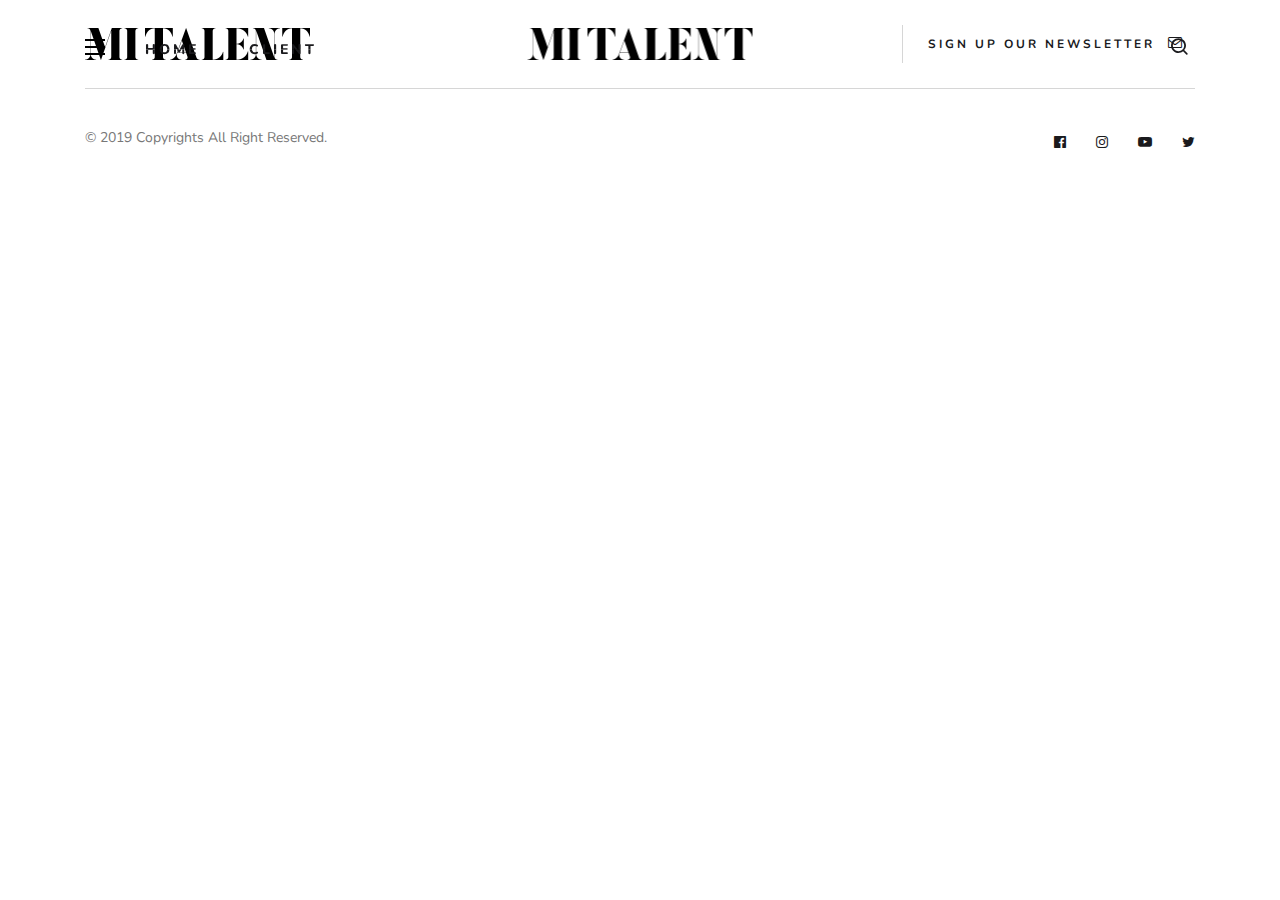
<file: contact.html>
<!DOCTYPE html>
<html lang="en">
  <head>
    <meta charset="UTF-8">
    <meta name="viewport" content="width=device-width, initial-scale=1.0">
    <meta http-equiv="X-UA-Compatible" content="ie=edge">
    <meta name="description" content="FrontEnd developer : khaled mahmoud ">
    <title>Contact</title>
    <link rel="stylesheet" href="https://fonts.googleapis.com/css?family=Nunito:300,400,600,700,800,900|Poppins:300,400,500,700,800,900&amp;display=swap">
    <link rel="stylesheet" href="font/style.css">
    <link rel="stylesheet" href="css/main.css">
  </head>
  <body>
    <!--start navbar-->
    <nav class="fixed-top">
      <div class="container">
        <div class="nav-container">
          <div class="nav-box">
            <div class="toggle"><span class="one"></span><span class="two"></span><span class="three"></span></div>
            <ul class="list-one">
              <li><a href="index.html" data-text="home">home</a></li>
              <li><a href="client.html" data-text="Client">Client</a></li>
            </ul>
          </div>
          <div class="logo-box"><img src="img/logo.png" alt="MITALENT logo"></div>
          <div class="search-box">
            <form>
              <button class="search"><i class="icon-search"></i></button>
              <input class="search-input" type="search" placeholder="SEARCH CLIENT">
            </form>
          </div>
        </div>
      </div>
      <div class="list-two">
        <ul>
          <li><a href="index.html" data-text="home">Home</a></li>
          <li><a href="#" data-text="About">About</a></li>
          <li><a href="client.html" data-text="Client">Client</a></li>
          <li><a href="contact.html" data-text="Contact">Contact</a></li>
          <li><a href="#" data-text="News">News</a></li>
          <li><a href="#" data-text="Profile">Profile</a></li>
          <li><a href="#" data-text="Blog">Blog</a></li>
        </ul>
      </div>
    </nav>
    <section class="contact"></section>
    <!--start footer-->
    <footer>
      <div class="container">
        <div class="footer-contint">
          <div class="top">
            <div class="logo-box"><img src="img/logo.png" alt="logo"></div>
            <div class="sign-box"><a href="#">sign up our newsletter<i class="icon-envelope-o"></i></a></div>
          </div>
          <div class="bottom">
            <p>&copy; 2019 Copyrights All Right Reserved.</p>
            <ul>
              <li><a href="#"><i class="icon-facebook-official"></i></a></li>
              <li><a href="#"><i class="icon-instagram"></i></a></li>
              <li><a href="#"><i class="icon-youtube-play">   </i></a></li>
              <li><a href="#"><i class="icon-twitter"></i></a></li>
            </ul>
          </div>
        </div>
      </div>
    </footer>
    <!--scripts-->
    <script src="js/jquery.min.js"></script>
    <script src="js/bootstrap.bundle.min.js"></script>
    <script src="js/swiper.min.js"></script>
    <script src="js/mixitup.js"></script>
    <script src="js/jquery.fancybox.min.js"></script>
    <script src="js/main.js"></script>
    <script src="http://localhost:35729/livereload.js"></script>
  </body>
</html>
</file>
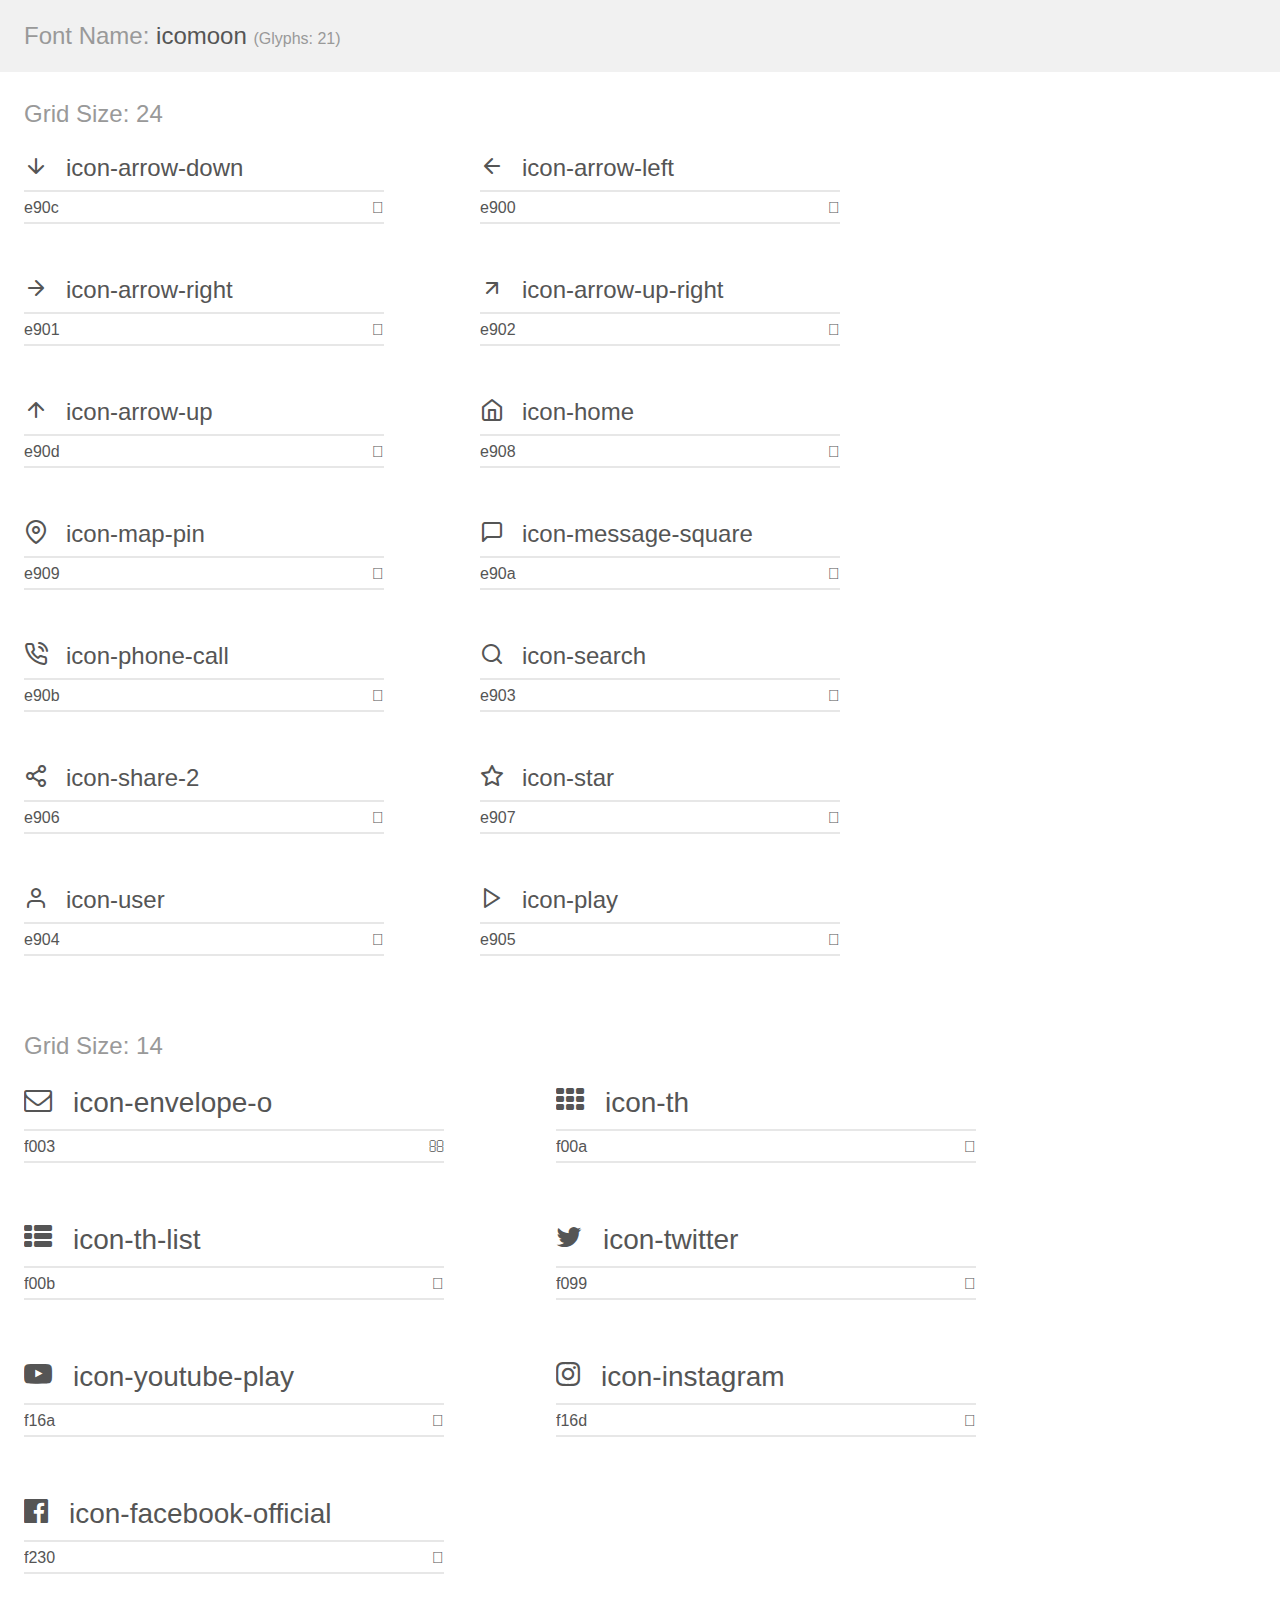
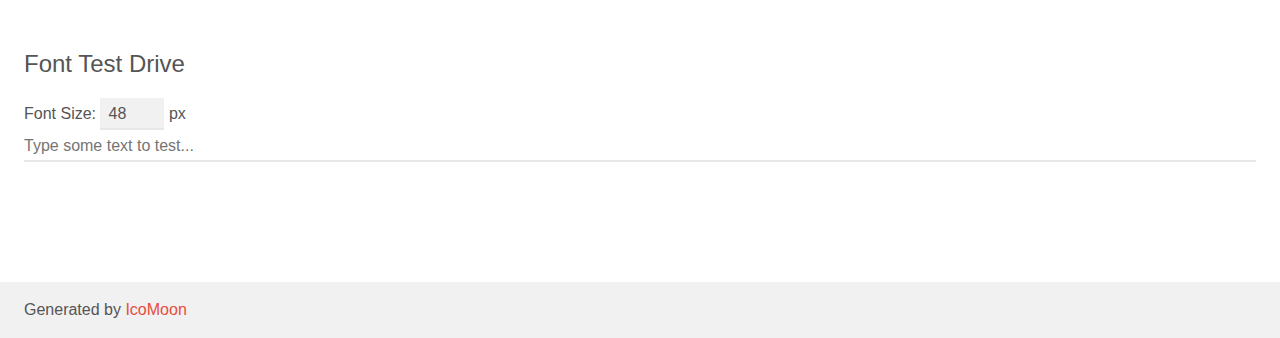
<file: font/demo.html>
<!doctype html>
<html>
<head>
    <meta charset="utf-8">
    <title>IcoMoon Demo</title>
    <meta name="description" content="An Icon Font Generated By IcoMoon.io">
    <meta name="viewport" content="width=device-width, initial-scale=1">
    <link rel="stylesheet" href="demo-files/demo.css">
    <link rel="stylesheet" href="style.css"></head>
<body>
    <div class="bgc1 clearfix">
        <h1 class="mhmm mvm"><span class="fgc1">Font Name:</span> icomoon <small class="fgc1">(Glyphs:&nbsp;21)</small></h1>
    </div>
    <div class="clearfix mhl ptl">
        <h1 class="mvm mtn fgc1">Grid Size: 24</h1>
        <div class="glyph fs1">
            <div class="clearfix bshadow0 pbs">
                <span class="icon-arrow-down">
                
                </span>
                <span class="mls"> icon-arrow-down</span>
            </div>
            <fieldset class="fs0 size1of1 clearfix hidden-false">
                <input type="text" readonly value="e90c" class="unit size1of2" />
                <input type="text" maxlength="1" readonly value="&#xe90c;" class="unitRight size1of2 talign-right" />
            </fieldset>
            <div class="fs0 bshadow0 clearfix hidden-true">
                <span class="unit pvs fgc1">liga: </span>
                <input type="text" readonly value="" class="liga unitRight" />
            </div>
        </div>
        <div class="glyph fs1">
            <div class="clearfix bshadow0 pbs">
                <span class="icon-arrow-left">
                
                </span>
                <span class="mls"> icon-arrow-left</span>
            </div>
            <fieldset class="fs0 size1of1 clearfix hidden-false">
                <input type="text" readonly value="e900" class="unit size1of2" />
                <input type="text" maxlength="1" readonly value="&#xe900;" class="unitRight size1of2 talign-right" />
            </fieldset>
            <div class="fs0 bshadow0 clearfix hidden-true">
                <span class="unit pvs fgc1">liga: </span>
                <input type="text" readonly value="" class="liga unitRight" />
            </div>
        </div>
        <div class="glyph fs1">
            <div class="clearfix bshadow0 pbs">
                <span class="icon-arrow-right">
                
                </span>
                <span class="mls"> icon-arrow-right</span>
            </div>
            <fieldset class="fs0 size1of1 clearfix hidden-false">
                <input type="text" readonly value="e901" class="unit size1of2" />
                <input type="text" maxlength="1" readonly value="&#xe901;" class="unitRight size1of2 talign-right" />
            </fieldset>
            <div class="fs0 bshadow0 clearfix hidden-true">
                <span class="unit pvs fgc1">liga: </span>
                <input type="text" readonly value="" class="liga unitRight" />
            </div>
        </div>
        <div class="glyph fs1">
            <div class="clearfix bshadow0 pbs">
                <span class="icon-arrow-up-right">
                
                </span>
                <span class="mls"> icon-arrow-up-right</span>
            </div>
            <fieldset class="fs0 size1of1 clearfix hidden-false">
                <input type="text" readonly value="e902" class="unit size1of2" />
                <input type="text" maxlength="1" readonly value="&#xe902;" class="unitRight size1of2 talign-right" />
            </fieldset>
            <div class="fs0 bshadow0 clearfix hidden-true">
                <span class="unit pvs fgc1">liga: </span>
                <input type="text" readonly value="" class="liga unitRight" />
            </div>
        </div>
        <div class="glyph fs1">
            <div class="clearfix bshadow0 pbs">
                <span class="icon-arrow-up">
                
                </span>
                <span class="mls"> icon-arrow-up</span>
            </div>
            <fieldset class="fs0 size1of1 clearfix hidden-false">
                <input type="text" readonly value="e90d" class="unit size1of2" />
                <input type="text" maxlength="1" readonly value="&#xe90d;" class="unitRight size1of2 talign-right" />
            </fieldset>
            <div class="fs0 bshadow0 clearfix hidden-true">
                <span class="unit pvs fgc1">liga: </span>
                <input type="text" readonly value="" class="liga unitRight" />
            </div>
        </div>
        <div class="glyph fs1">
            <div class="clearfix bshadow0 pbs">
                <span class="icon-home">
                
                </span>
                <span class="mls"> icon-home</span>
            </div>
            <fieldset class="fs0 size1of1 clearfix hidden-false">
                <input type="text" readonly value="e908" class="unit size1of2" />
                <input type="text" maxlength="1" readonly value="&#xe908;" class="unitRight size1of2 talign-right" />
            </fieldset>
            <div class="fs0 bshadow0 clearfix hidden-true">
                <span class="unit pvs fgc1">liga: </span>
                <input type="text" readonly value="" class="liga unitRight" />
            </div>
        </div>
        <div class="glyph fs1">
            <div class="clearfix bshadow0 pbs">
                <span class="icon-map-pin">
                
                </span>
                <span class="mls"> icon-map-pin</span>
            </div>
            <fieldset class="fs0 size1of1 clearfix hidden-false">
                <input type="text" readonly value="e909" class="unit size1of2" />
                <input type="text" maxlength="1" readonly value="&#xe909;" class="unitRight size1of2 talign-right" />
            </fieldset>
            <div class="fs0 bshadow0 clearfix hidden-true">
                <span class="unit pvs fgc1">liga: </span>
                <input type="text" readonly value="" class="liga unitRight" />
            </div>
        </div>
        <div class="glyph fs1">
            <div class="clearfix bshadow0 pbs">
                <span class="icon-message-square">
                
                </span>
                <span class="mls"> icon-message-square</span>
            </div>
            <fieldset class="fs0 size1of1 clearfix hidden-false">
                <input type="text" readonly value="e90a" class="unit size1of2" />
                <input type="text" maxlength="1" readonly value="&#xe90a;" class="unitRight size1of2 talign-right" />
            </fieldset>
            <div class="fs0 bshadow0 clearfix hidden-true">
                <span class="unit pvs fgc1">liga: </span>
                <input type="text" readonly value="" class="liga unitRight" />
            </div>
        </div>
        <div class="glyph fs1">
            <div class="clearfix bshadow0 pbs">
                <span class="icon-phone-call">
                
                </span>
                <span class="mls"> icon-phone-call</span>
            </div>
            <fieldset class="fs0 size1of1 clearfix hidden-false">
                <input type="text" readonly value="e90b" class="unit size1of2" />
                <input type="text" maxlength="1" readonly value="&#xe90b;" class="unitRight size1of2 talign-right" />
            </fieldset>
            <div class="fs0 bshadow0 clearfix hidden-true">
                <span class="unit pvs fgc1">liga: </span>
                <input type="text" readonly value="" class="liga unitRight" />
            </div>
        </div>
        <div class="glyph fs1">
            <div class="clearfix bshadow0 pbs">
                <span class="icon-search">
                
                </span>
                <span class="mls"> icon-search</span>
            </div>
            <fieldset class="fs0 size1of1 clearfix hidden-false">
                <input type="text" readonly value="e903" class="unit size1of2" />
                <input type="text" maxlength="1" readonly value="&#xe903;" class="unitRight size1of2 talign-right" />
            </fieldset>
            <div class="fs0 bshadow0 clearfix hidden-true">
                <span class="unit pvs fgc1">liga: </span>
                <input type="text" readonly value="" class="liga unitRight" />
            </div>
        </div>
        <div class="glyph fs1">
            <div class="clearfix bshadow0 pbs">
                <span class="icon-share-2">
                
                </span>
                <span class="mls"> icon-share-2</span>
            </div>
            <fieldset class="fs0 size1of1 clearfix hidden-false">
                <input type="text" readonly value="e906" class="unit size1of2" />
                <input type="text" maxlength="1" readonly value="&#xe906;" class="unitRight size1of2 talign-right" />
            </fieldset>
            <div class="fs0 bshadow0 clearfix hidden-true">
                <span class="unit pvs fgc1">liga: </span>
                <input type="text" readonly value="" class="liga unitRight" />
            </div>
        </div>
        <div class="glyph fs1">
            <div class="clearfix bshadow0 pbs">
                <span class="icon-star">
                
                </span>
                <span class="mls"> icon-star</span>
            </div>
            <fieldset class="fs0 size1of1 clearfix hidden-false">
                <input type="text" readonly value="e907" class="unit size1of2" />
                <input type="text" maxlength="1" readonly value="&#xe907;" class="unitRight size1of2 talign-right" />
            </fieldset>
            <div class="fs0 bshadow0 clearfix hidden-true">
                <span class="unit pvs fgc1">liga: </span>
                <input type="text" readonly value="" class="liga unitRight" />
            </div>
        </div>
        <div class="glyph fs1">
            <div class="clearfix bshadow0 pbs">
                <span class="icon-user">
                
                </span>
                <span class="mls"> icon-user</span>
            </div>
            <fieldset class="fs0 size1of1 clearfix hidden-false">
                <input type="text" readonly value="e904" class="unit size1of2" />
                <input type="text" maxlength="1" readonly value="&#xe904;" class="unitRight size1of2 talign-right" />
            </fieldset>
            <div class="fs0 bshadow0 clearfix hidden-true">
                <span class="unit pvs fgc1">liga: </span>
                <input type="text" readonly value="" class="liga unitRight" />
            </div>
        </div>
        <div class="glyph fs1">
            <div class="clearfix bshadow0 pbs">
                <span class="icon-play">
                
                </span>
                <span class="mls"> icon-play</span>
            </div>
            <fieldset class="fs0 size1of1 clearfix hidden-false">
                <input type="text" readonly value="e905" class="unit size1of2" />
                <input type="text" maxlength="1" readonly value="&#xe905;" class="unitRight size1of2 talign-right" />
            </fieldset>
            <div class="fs0 bshadow0 clearfix hidden-true">
                <span class="unit pvs fgc1">liga: </span>
                <input type="text" readonly value="" class="liga unitRight" />
            </div>
        </div>
    </div>
    <div class="clearfix mhl ptl">
        <h1 class="mvm mtn fgc1">Grid Size: 14</h1>
        <div class="glyph fs2">
            <div class="clearfix bshadow0 pbs">
                <span class="icon-envelope-o">
                
                </span>
                <span class="mls"> icon-envelope-o</span>
            </div>
            <fieldset class="fs0 size1of1 clearfix hidden-false">
                <input type="text" readonly value="f003" class="unit size1of2" />
                <input type="text" maxlength="1" readonly value="&#xf003;" class="unitRight size1of2 talign-right" />
            </fieldset>
            <div class="fs0 bshadow0 clearfix hidden-true">
                <span class="unit pvs fgc1">liga: </span>
                <input type="text" readonly value="" class="liga unitRight" />
            </div>
        </div>
        <div class="glyph fs2">
            <div class="clearfix bshadow0 pbs">
                <span class="icon-th">
                
                </span>
                <span class="mls"> icon-th</span>
            </div>
            <fieldset class="fs0 size1of1 clearfix hidden-false">
                <input type="text" readonly value="f00a" class="unit size1of2" />
                <input type="text" maxlength="1" readonly value="&#xf00a;" class="unitRight size1of2 talign-right" />
            </fieldset>
            <div class="fs0 bshadow0 clearfix hidden-true">
                <span class="unit pvs fgc1">liga: </span>
                <input type="text" readonly value="" class="liga unitRight" />
            </div>
        </div>
        <div class="glyph fs2">
            <div class="clearfix bshadow0 pbs">
                <span class="icon-th-list">
                
                </span>
                <span class="mls"> icon-th-list</span>
            </div>
            <fieldset class="fs0 size1of1 clearfix hidden-false">
                <input type="text" readonly value="f00b" class="unit size1of2" />
                <input type="text" maxlength="1" readonly value="&#xf00b;" class="unitRight size1of2 talign-right" />
            </fieldset>
            <div class="fs0 bshadow0 clearfix hidden-true">
                <span class="unit pvs fgc1">liga: </span>
                <input type="text" readonly value="" class="liga unitRight" />
            </div>
        </div>
        <div class="glyph fs2">
            <div class="clearfix bshadow0 pbs">
                <span class="icon-twitter">
                
                </span>
                <span class="mls"> icon-twitter</span>
            </div>
            <fieldset class="fs0 size1of1 clearfix hidden-false">
                <input type="text" readonly value="f099" class="unit size1of2" />
                <input type="text" maxlength="1" readonly value="&#xf099;" class="unitRight size1of2 talign-right" />
            </fieldset>
            <div class="fs0 bshadow0 clearfix hidden-true">
                <span class="unit pvs fgc1">liga: </span>
                <input type="text" readonly value="" class="liga unitRight" />
            </div>
        </div>
        <div class="glyph fs2">
            <div class="clearfix bshadow0 pbs">
                <span class="icon-youtube-play">
                
                </span>
                <span class="mls"> icon-youtube-play</span>
            </div>
            <fieldset class="fs0 size1of1 clearfix hidden-false">
                <input type="text" readonly value="f16a" class="unit size1of2" />
                <input type="text" maxlength="1" readonly value="&#xf16a;" class="unitRight size1of2 talign-right" />
            </fieldset>
            <div class="fs0 bshadow0 clearfix hidden-true">
                <span class="unit pvs fgc1">liga: </span>
                <input type="text" readonly value="" class="liga unitRight" />
            </div>
        </div>
        <div class="glyph fs2">
            <div class="clearfix bshadow0 pbs">
                <span class="icon-instagram">
                
                </span>
                <span class="mls"> icon-instagram</span>
            </div>
            <fieldset class="fs0 size1of1 clearfix hidden-false">
                <input type="text" readonly value="f16d" class="unit size1of2" />
                <input type="text" maxlength="1" readonly value="&#xf16d;" class="unitRight size1of2 talign-right" />
            </fieldset>
            <div class="fs0 bshadow0 clearfix hidden-true">
                <span class="unit pvs fgc1">liga: </span>
                <input type="text" readonly value="" class="liga unitRight" />
            </div>
        </div>
        <div class="glyph fs2">
            <div class="clearfix bshadow0 pbs">
                <span class="icon-facebook-official">
                
                </span>
                <span class="mls"> icon-facebook-official</span>
            </div>
            <fieldset class="fs0 size1of1 clearfix hidden-false">
                <input type="text" readonly value="f230" class="unit size1of2" />
                <input type="text" maxlength="1" readonly value="&#xf230;" class="unitRight size1of2 talign-right" />
            </fieldset>
            <div class="fs0 bshadow0 clearfix hidden-true">
                <span class="unit pvs fgc1">liga: </span>
                <input type="text" readonly value="" class="liga unitRight" />
            </div>
        </div>
    </div>

    <!--[if gt IE 8]><!-->
    <div class="mhl clearfix mbl">
        <h1>Font Test Drive</h1>
        <label>
            Font Size: <input id="fontSize" type="number" class="textbox0 mbm"
            min="8" value="48" />
            px
        </label>
        <input id="testText" type="text" class="phl size1of1 mvl"
        placeholder="Type some text to test..." value=""/>
        <div id="testDrive" class="icon-" style="font-family: icomoon">&nbsp;
        </div>
    </div>
    <!--<![endif]-->
    <div class="bgc1 clearfix">
        <p class="mhl">Generated by <a href="https://icomoon.io/app">IcoMoon</a></p>
    </div>

    <script src="demo-files/demo.js"></script>
</body>
</html>
</file>
<file: font/style.css>
@font-face {
  font-family: 'icomoon';
  src:  url('fonts/icomoon.eot?q2wzz1');
  src:  url('fonts/icomoon.eot?q2wzz1#iefix') format('embedded-opentype'),
    url('fonts/icomoon.ttf?q2wzz1') format('truetype'),
    url('fonts/icomoon.woff?q2wzz1') format('woff'),
    url('fonts/icomoon.svg?q2wzz1#icomoon') format('svg');
  font-weight: normal;
  font-style: normal;
}

[class^="icon-"], [class*=" icon-"] {
  /* use !important to prevent issues with browser extensions that change fonts */
  font-family: 'icomoon' !important;
  speak: none;
  font-style: normal;
  font-weight: normal;
  font-variant: normal;
  text-transform: none;
  line-height: 1;

  /* Better Font Rendering =========== */
  -webkit-font-smoothing: antialiased;
  -moz-osx-font-smoothing: grayscale;
}

.icon-arrow-down:before {
  content: "\e90c";
}
.icon-arrow-left:before {
  content: "\e900";
}
.icon-arrow-right:before {
  content: "\e901";
}
.icon-arrow-up-right:before {
  content: "\e902";
}
.icon-arrow-up:before {
  content: "\e90d";
}
.icon-home:before {
  content: "\e908";
}
.icon-map-pin:before {
  content: "\e909";
}
.icon-message-square:before {
  content: "\e90a";
}
.icon-phone-call:before {
  content: "\e90b";
}
.icon-search:before {
  content: "\e903";
}
.icon-share-2:before {
  content: "\e906";
}
.icon-star:before {
  content: "\e907";
}
.icon-user:before {
  content: "\e904";
}
.icon-play:before {
  content: "\e905";
}
.icon-envelope-o:before {
  content: "\f003";
}
.icon-th:before {
  content: "\f00a";
}
.icon-th-list:before {
  content: "\f00b";
}
.icon-twitter:before {
  content: "\f099";
}
.icon-youtube-play:before {
  content: "\f16a";
}
.icon-instagram:before {
  content: "\f16d";
}
.icon-facebook-official:before {
  content: "\f230";
}
</file>
<file: font/demo-files/demo.css>
body {
  padding: 0;
  margin: 0;
  font-family: sans-serif;
  font-size: 1em;
  line-height: 1.5;
  color: #555;
  background: #fff;
}
h1 {
  font-size: 1.5em;
  font-weight: normal;
}
small {
  font-size: .66666667em;
}
a {
  color: #e74c3c;
  text-decoration: none;
}
a:hover, a:focus {
  box-shadow: 0 1px #e74c3c;
}
.bshadow0, input {
  box-shadow: inset 0 -2px #e7e7e7;
}
input:hover {
  box-shadow: inset 0 -2px #ccc;
}
input, fieldset {
  font-family: sans-serif;
  font-size: 1em;
  margin: 0;
  padding: 0;
  border: 0;
}
input {
  color: inherit;
  line-height: 1.5;
  height: 1.5em;
  padding: .25em 0;
}
input:focus {
  outline: none;
  box-shadow: inset 0 -2px #449fdb;
}
.glyph {
  font-size: 16px;
  width: 15em;
  padding-bottom: 1em;
  margin-right: 4em;
  margin-bottom: 1em;
  float: left;
  overflow: hidden;
}
.liga {
  width: 80%;
  width: calc(100% - 2.5em);
}
.talign-right {
  text-align: right;
}
.talign-center {
  text-align: center;
}
.bgc1 {
  background: #f1f1f1;
}
.fgc1 {
  color: #999;
}
.fgc0 {
  color: #000;
}
p {
  margin-top: 1em;
  margin-bottom: 1em;
}
.mvm {
  margin-top: .75em;
  margin-bottom: .75em;
}
.mtn {
  margin-top: 0;
}
.mtl, .mal {
  margin-top: 1.5em;
}
.mbl, .mal {
  margin-bottom: 1.5em;
}
.mal, .mhl {
  margin-left: 1.5em;
  margin-right: 1.5em;
}
.mhmm {
  margin-left: 1em;
  margin-right: 1em;
}
.mls {
  margin-left: .25em;
}
.ptl {
  padding-top: 1.5em;
}
.pbs, .pvs {
  padding-bottom: .25em;
}
.pvs, .pts {
  padding-top: .25em;
}
.unit {
  float: left;
}
.unitRight {
  float: right;
}
.size1of2 {
  width: 50%;
}
.size1of1 {
  width: 100%;
}
.clearfix:before, .clearfix:after {
  content: " ";
  display: table;
}
.clearfix:after {
  clear: both;
}
.hidden-true {
  display: none;
}
.textbox0 {
  width: 3em;
  background: #f1f1f1;
  padding: .25em .5em;
  line-height: 1.5;
  height: 1.5em;
}
#testDrive {
  display: block;
  padding-top: 24px;
  line-height: 1.5;
}
.fs0 {
  font-size: 16px;
}
.fs1 {
  font-size: 24px;
}
.fs2 {
  font-size: 28px;
}
</file>
